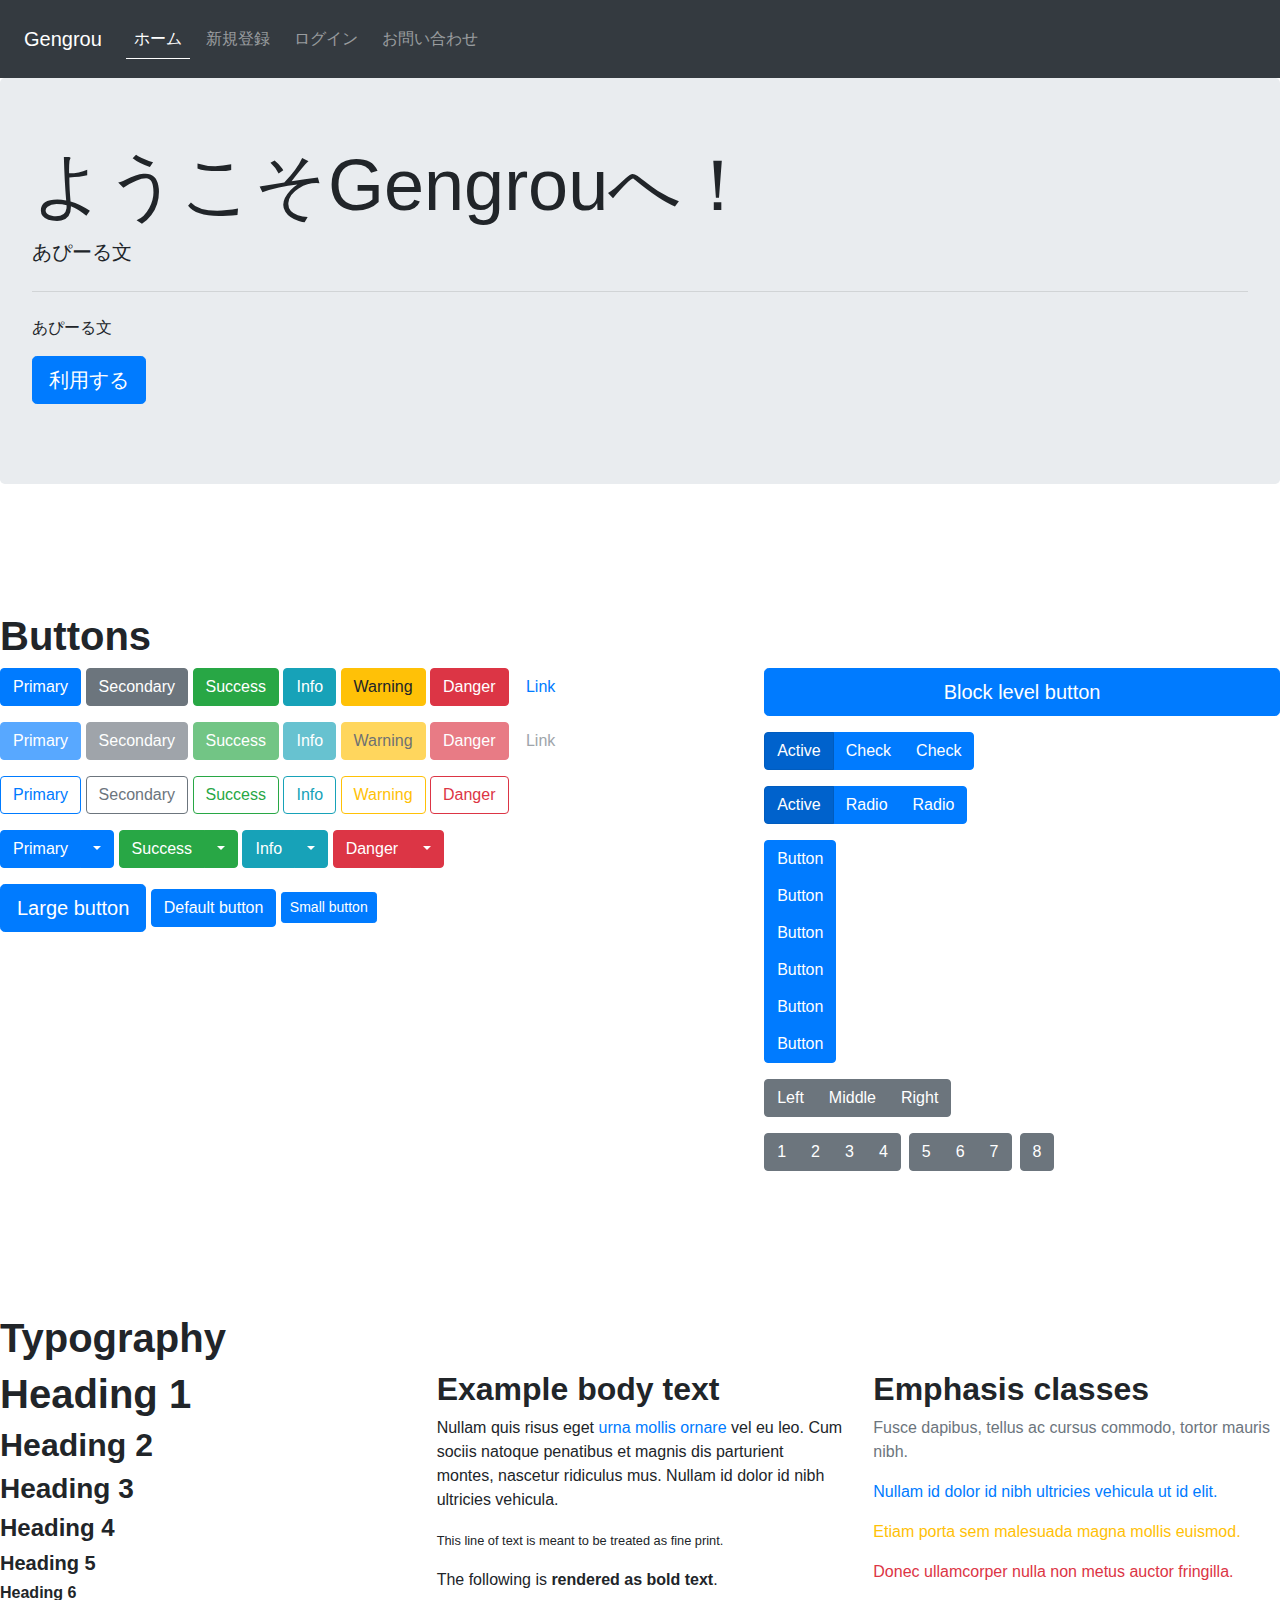
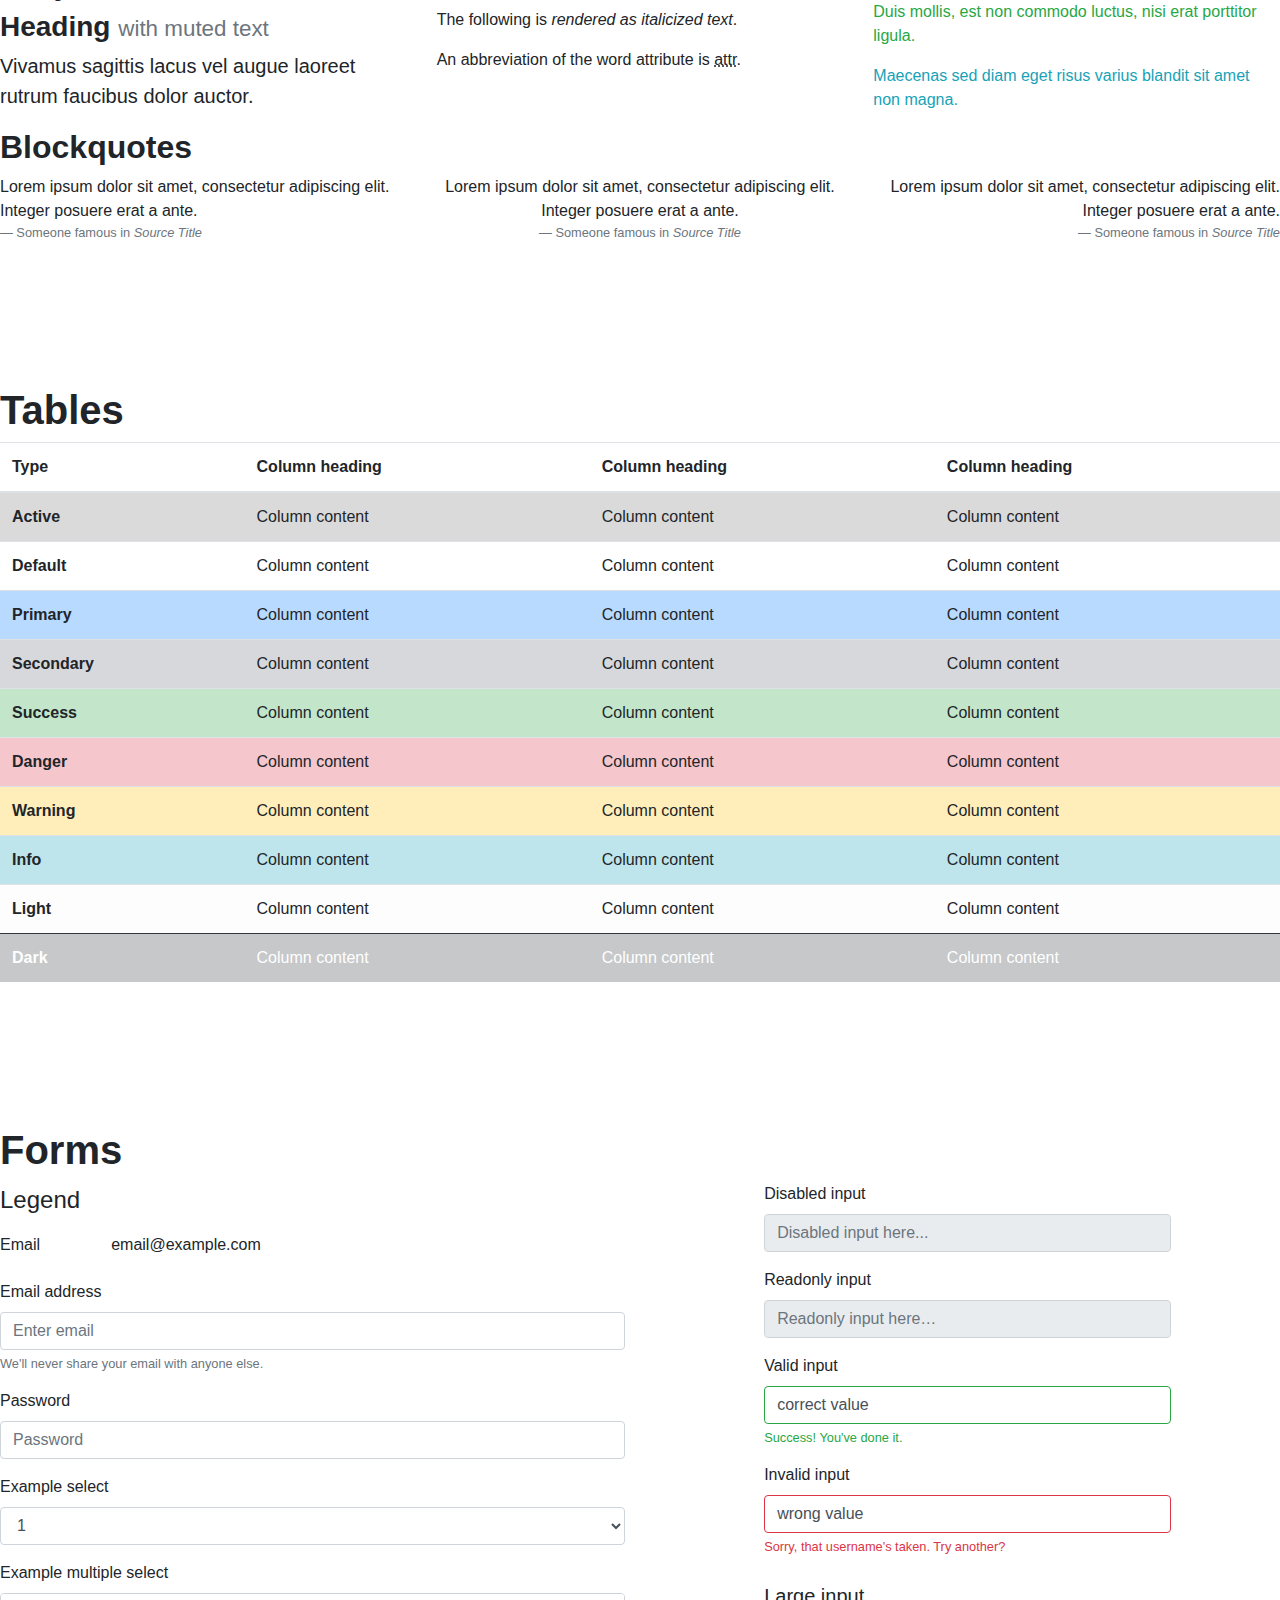
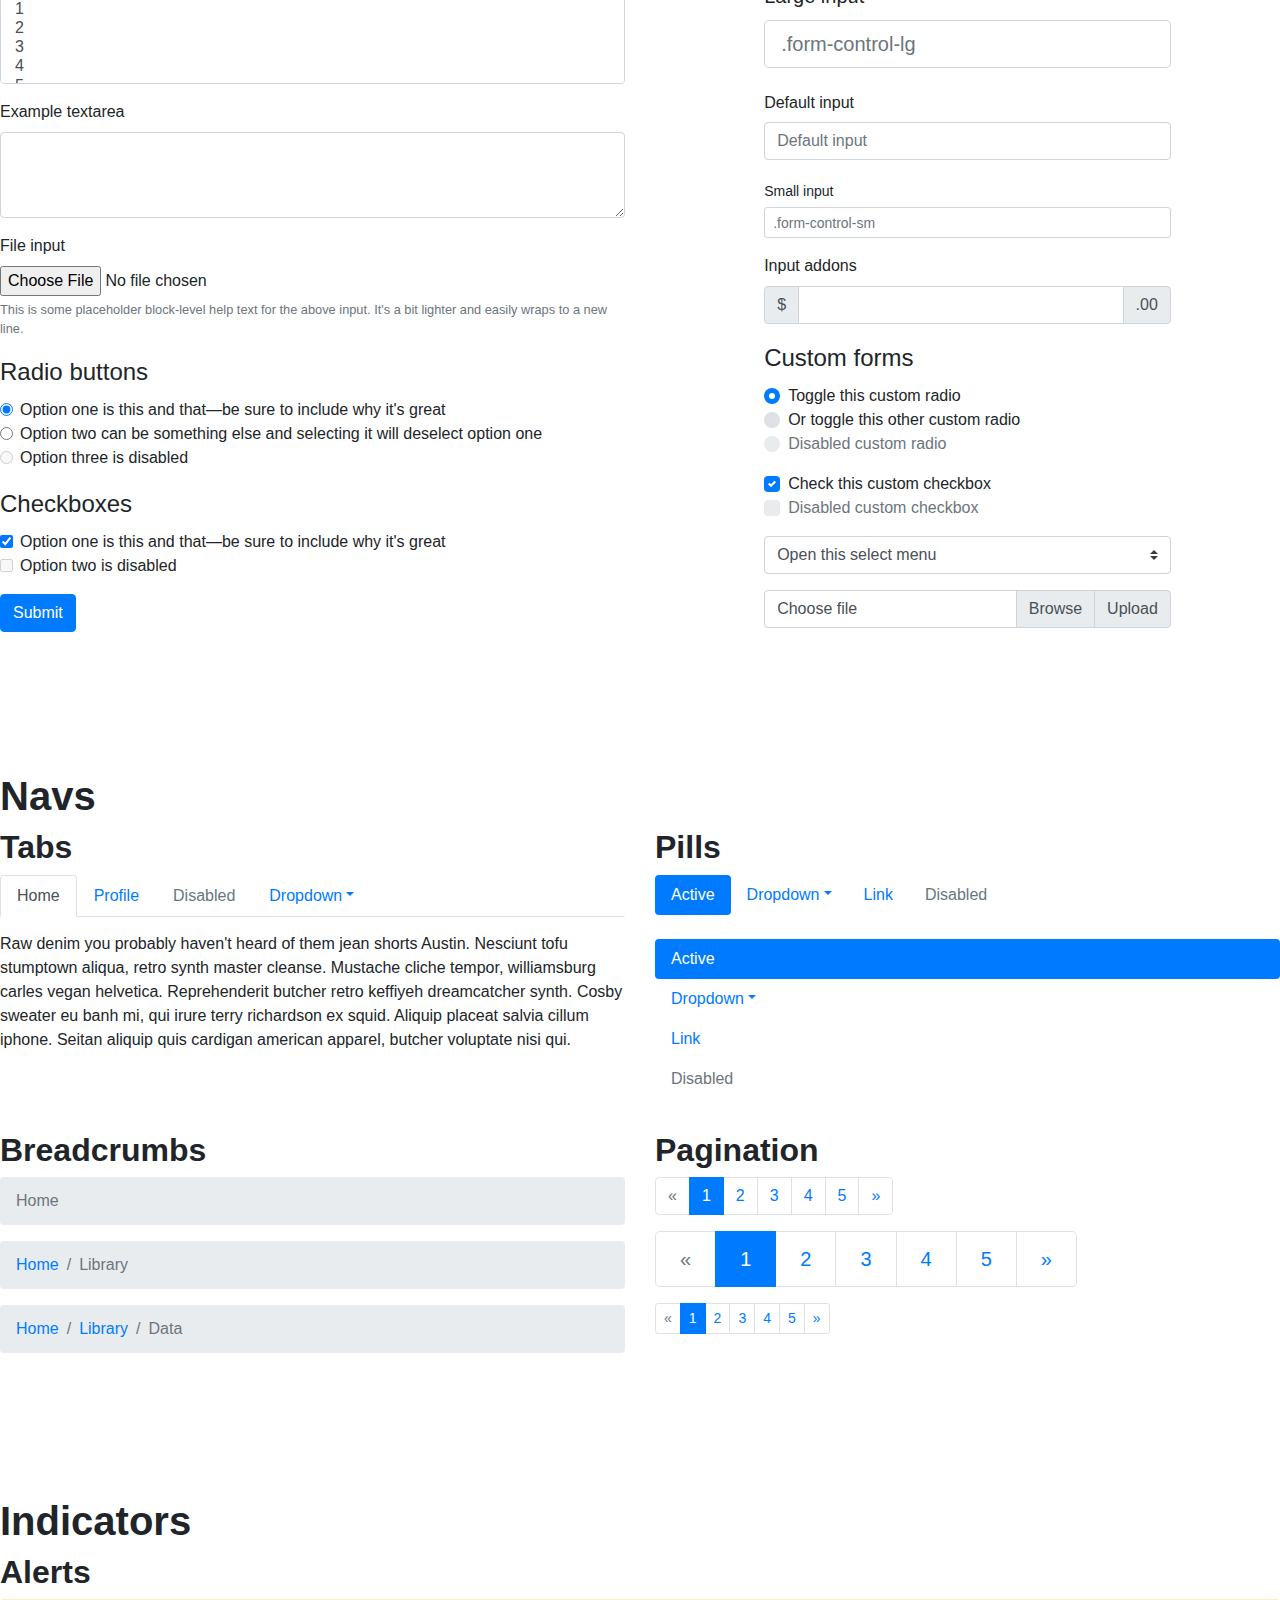
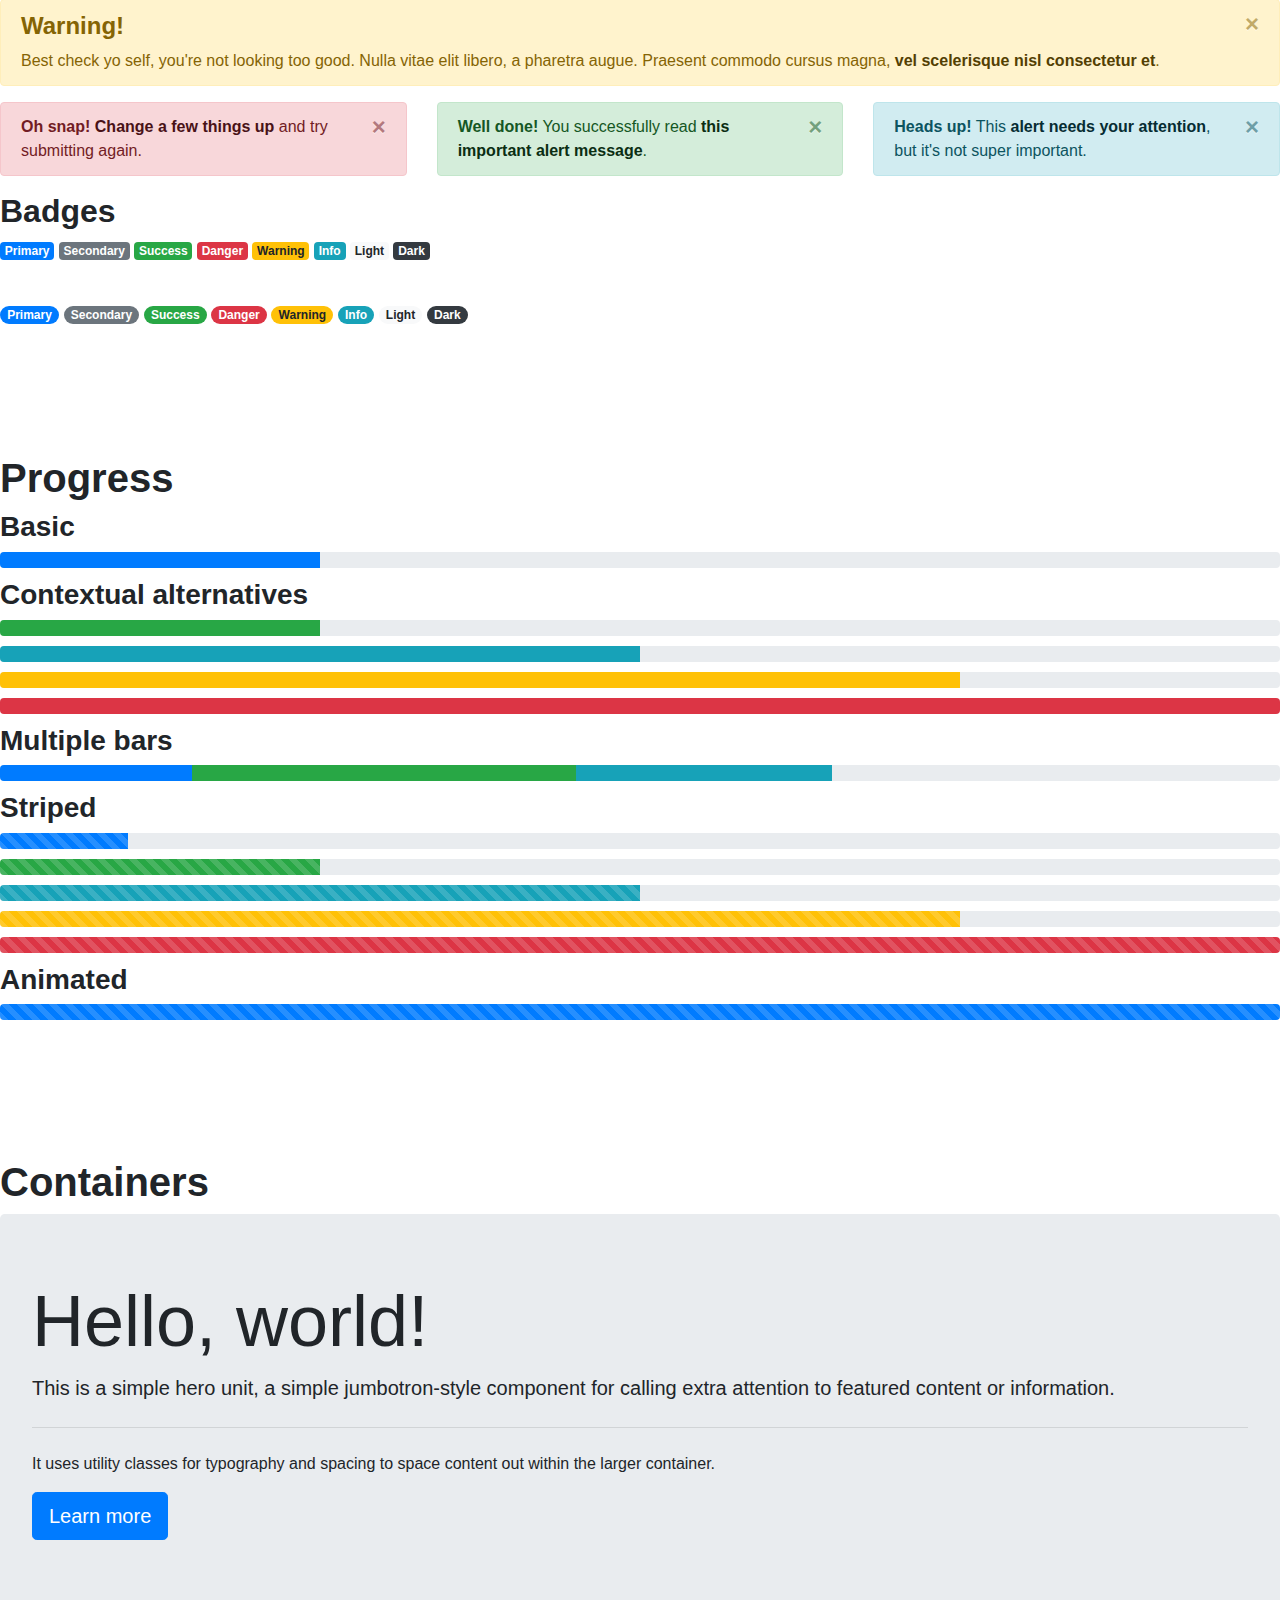
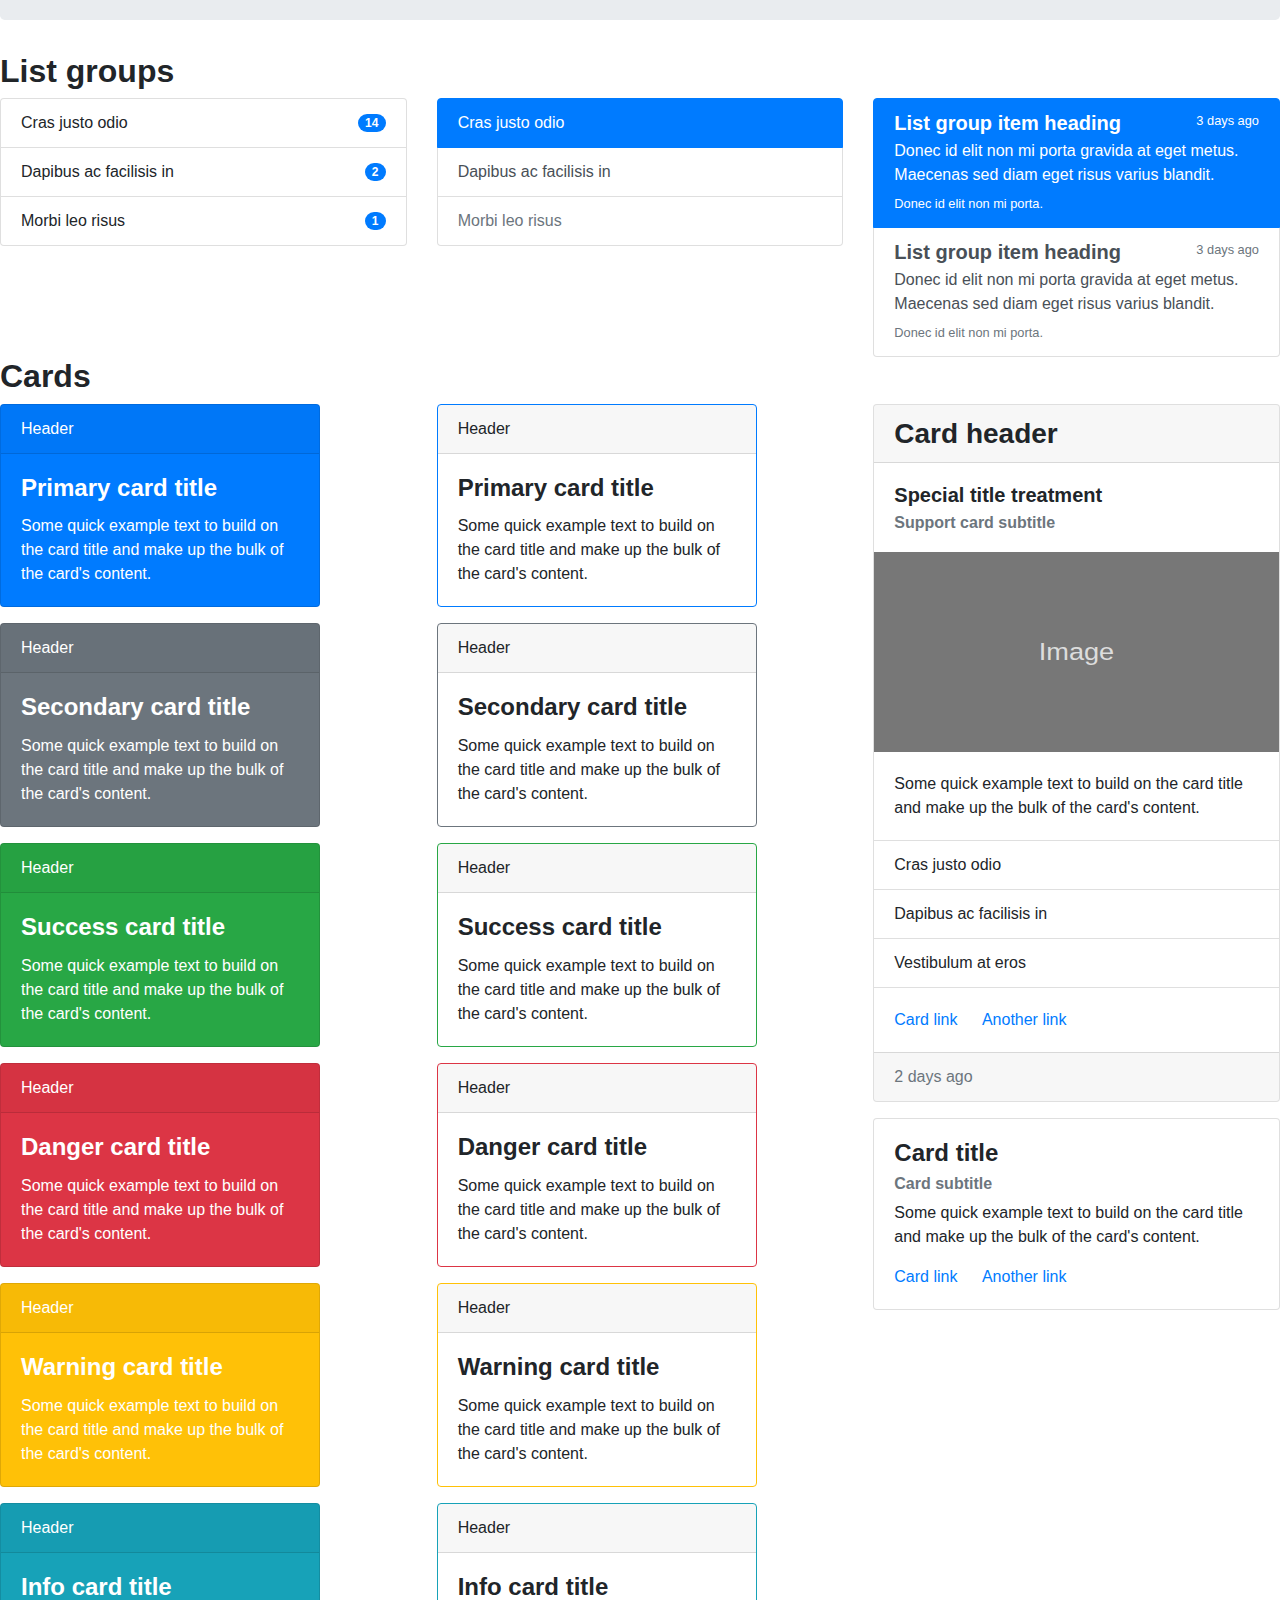
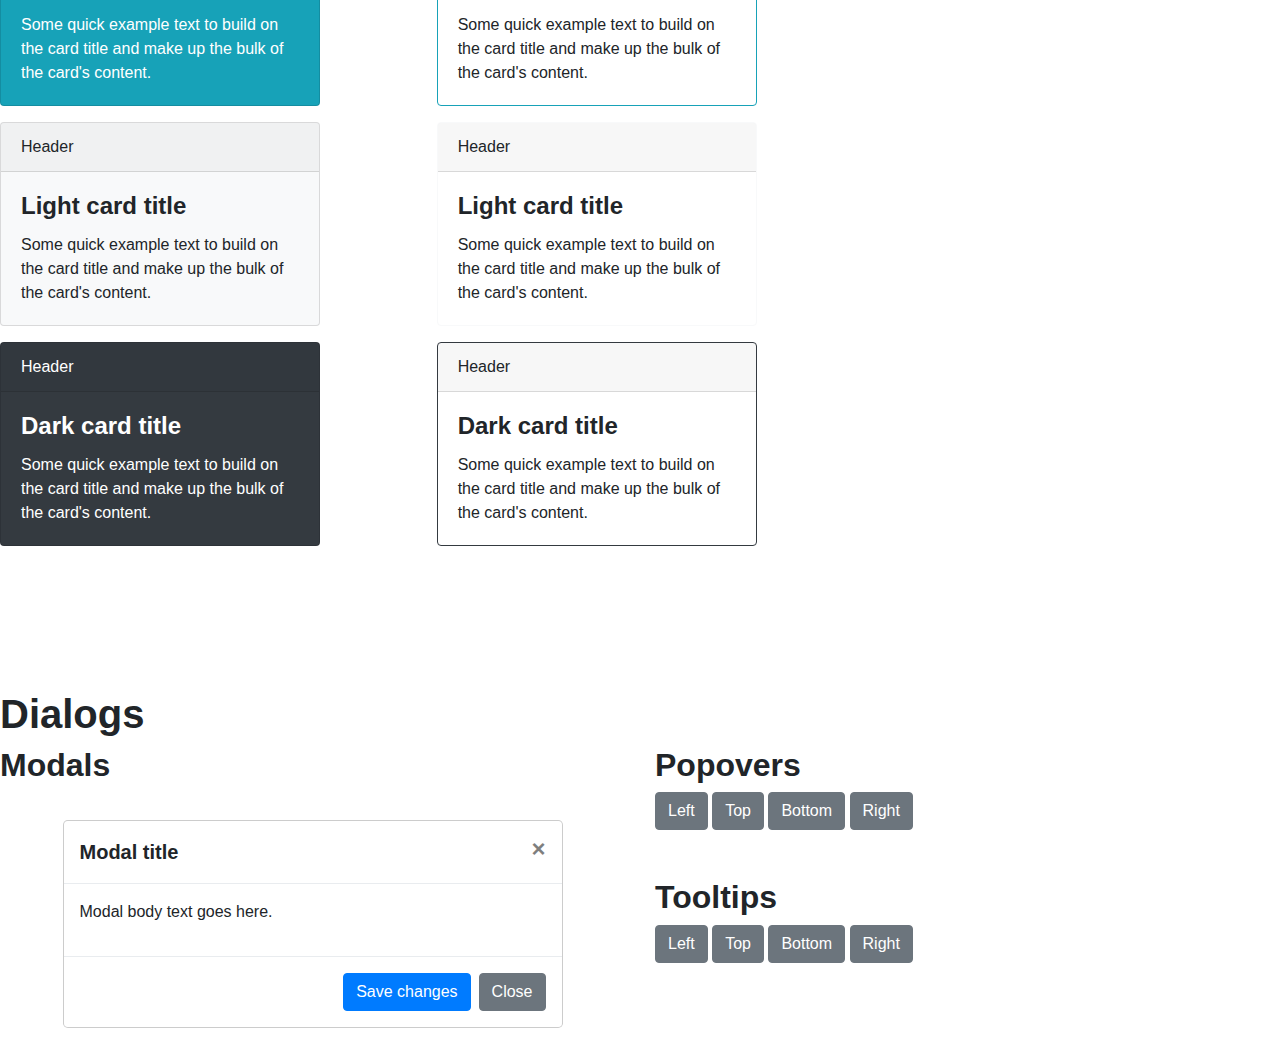
<file: honoka/bootstrap.html>
﻿<!DOCTYPE html>
<html>
<head>
  <meta charset="UTF-8">
  <meta name="viewport" content="width=device-width, initial-scale=1, shrink-to-fit=no">

  <title>Gengrou</title>

  <link rel="stylesheet" type="text/css" href="css/bootstrap.css">
  <style type="text/css">
  .bs-component + .bs-component {
    margin-top: 1rem;
  }
  @media (min-width: 768px) {
    .bs-docs-section {
      margin-top: 8em;
    }
    .bs-component {
      position: relative;
    }
    .bs-component .modal {
      position: relative;
      top: auto;
      right: auto;
      bottom: auto;
      left: auto;
      z-index: 1;
      display: block;
    }
    .bs-component .modal-dialog {
      width: 90%;
    }
    .bs-component .popover {
      position: relative;
      display: inline-block;
      width: 220px;
      margin: 20px;
    }
    .nav-tabs {
      margin-bottom: 15px;
    }
    .progress {
      margin-bottom: 10px;
    }
  }
  </style>
</head>
<body>
    <header>
        <div class="page-header">
        </div>
        <div class="bs-component">
            <nav class="navbar navbar-expand-lg navbar-dark bg-dark">
                <a class="navbar-brand" href="#">Gengrou</a>
                <button class="navbar-toggler" type="button" data-toggle="collapse" data-target="#navbarColor02" aria-controls="navbarColor02" aria-expanded="false" aria-label="Toggle navigation">
                    <span class="navbar-toggler-icon"></span>
                </button>
                <div class="collapse navbar-collapse" id="navbarColor02">
                    <ul class="navbar-nav mr-auto">
                        <li class="nav-item active">
                            <a class="nav-link" href="bootstrap.html">ホーム <span class="sr-only">(current)</span></a>
                        </li>
                        <li class="nav-item">
                            <a class="nav-link" href="login.html">新規登録</a>
                        </li>
                        <li class="nav-item">
                            <a class="nav-link" href="login2.html">ログイン</a>
                        </li>
                        <li class="nav-item">
                            <a class="nav-link" href="#">お問い合わせ</a>
                        </li>
                    </ul>
        </div>
        </nav>
        </div>
    </header>
            </div>
            <div class="bs-component">
                <div class="jumbotron">
                    <h1 class="display-3">ようこそGengrouへ！</h1>
                    <p class="lead">あぴーる文</p>
                    <hr class="my-4">
                    <p>あぴーる文</p>
                    <p class="lead">
                        <a class="btn btn-primary btn-lg" href="#" role="button">利用する</a>
                    </p>
                </div>
            </div>
        </div>



    <!-- Buttons
    ================================================== -->
    <section class="bs-docs-section">
        <div class="page-header">
            <div class="row">
                <div class="col-lg-12">
                    <h1 id="buttons">Buttons</h1>
                </div>
            </div>
        </div>
        <div class="row">
            <div class="col-lg-7">
                <p class="bs-component">
                    <button type="button" class="btn btn-primary">Primary</button>
                    <button type="button" class="btn btn-secondary">Secondary</button>
                    <button type="button" class="btn btn-success">Success</button>
                    <button type="button" class="btn btn-info">Info</button>
                    <button type="button" class="btn btn-warning">Warning</button>
                    <button type="button" class="btn btn-danger">Danger</button>
                    <button type="button" class="btn btn-link">Link</button>
                </p>
                <p class="bs-component">
                    <button type="button" class="btn btn-primary disabled">Primary</button>
                    <button type="button" class="btn btn-secondary disabled">Secondary</button>
                    <button type="button" class="btn btn-success disabled">Success</button>
                    <button type="button" class="btn btn-info disabled">Info</button>
                    <button type="button" class="btn btn-warning disabled">Warning</button>
                    <button type="button" class="btn btn-danger disabled">Danger</button>
                    <button type="button" class="btn btn-link disabled">Link</button>
                </p>
                <p class="bs-component">
                    <button type="button" class="btn btn-outline-primary">Primary</button>
                    <button type="button" class="btn btn-outline-secondary">Secondary</button>
                    <button type="button" class="btn btn-outline-success">Success</button>
                    <button type="button" class="btn btn-outline-info">Info</button>
                    <button type="button" class="btn btn-outline-warning">Warning</button>
                    <button type="button" class="btn btn-outline-danger">Danger</button>
                </p>
                <div class="bs-component">
                    <div class="btn-group" role="group" aria-label="Button group with nested dropdown">
                        <button type="button" class="btn btn-primary">Primary</button>
                        <div class="btn-group" role="group">
                            <button id="btnGroupDrop1" type="button" class="btn btn-primary dropdown-toggle" data-toggle="dropdown" aria-haspopup="true" aria-expanded="false"></button>
                            <div class="dropdown-menu" aria-labelledby="btnGroupDrop1">
                                <a class="dropdown-item" href="#">Dropdown link</a>
                                <a class="dropdown-item" href="#">Dropdown link</a>
                            </div>
                        </div>
                    </div>
                    <div class="btn-group" role="group" aria-label="Button group with nested dropdown">
                        <button type="button" class="btn btn-success">Success</button>
                        <div class="btn-group" role="group">
                            <button id="btnGroupDrop2" type="button" class="btn btn-success dropdown-toggle" data-toggle="dropdown" aria-haspopup="true" aria-expanded="false"></button>
                            <div class="dropdown-menu" aria-labelledby="btnGroupDrop2">
                                <a class="dropdown-item" href="#">Dropdown link</a>
                                <a class="dropdown-item" href="#">Dropdown link</a>
                            </div>
                        </div>
                    </div>
                    <div class="btn-group" role="group" aria-label="Button group with nested dropdown">
                        <button type="button" class="btn btn-info">Info</button>
                        <div class="btn-group" role="group">
                            <button id="btnGroupDrop3" type="button" class="btn btn-info dropdown-toggle" data-toggle="dropdown" aria-haspopup="true" aria-expanded="false"></button>
                            <div class="dropdown-menu" aria-labelledby="btnGroupDrop3">
                                <a class="dropdown-item" href="#">Dropdown link</a>
                                <a class="dropdown-item" href="#">Dropdown link</a>
                            </div>
                        </div>
                    </div>
                    <div class="btn-group" role="group" aria-label="Button group with nested dropdown">
                        <button type="button" class="btn btn-danger">Danger</button>
                        <div class="btn-group" role="group">
                            <button id="btnGroupDrop4" type="button" class="btn btn-danger dropdown-toggle" data-toggle="dropdown" aria-haspopup="true" aria-expanded="false"></button>
                            <div class="dropdown-menu" aria-labelledby="btnGroupDrop4">
                                <a class="dropdown-item" href="#">Dropdown link</a>
                                <a class="dropdown-item" href="#">Dropdown link</a>
                            </div>
                        </div>
                    </div>
                </div>
                <div class="bs-component">
                    <button type="button" class="btn btn-primary btn-lg">Large button</button>
                    <button type="button" class="btn btn-primary">Default button</button>
                    <button type="button" class="btn btn-primary btn-sm">Small button</button>
                </div>
            </div>
            <div class="col-lg-5">
                <p class="bs-component">
                    <button type="button" class="btn btn-primary btn-lg btn-block">Block level button</button>
                </p>
                <div class="bs-component" style="margin-bottom: 15px;">
                    <div class="btn-group btn-group-toggle" data-toggle="buttons">
                        <label class="btn btn-primary active">
                            <input type="checkbox" checked autocomplete="off"> Active
                        </label>
                        <label class="btn btn-primary">
                            <input type="checkbox" autocomplete="off"> Check
                        </label>
                        <label class="btn btn-primary">
                            <input type="checkbox" autocomplete="off"> Check
                        </label>
                    </div>
                </div>
                <div class="bs-component" style="margin-bottom: 15px;">
                    <div class="btn-group btn-group-toggle" data-toggle="buttons">
                        <label class="btn btn-primary active">
                            <input type="radio" name="options" id="option1" autocomplete="off" checked> Active
                        </label>
                        <label class="btn btn-primary">
                            <input type="radio" name="options" id="option2" autocomplete="off"> Radio
                        </label>
                        <label class="btn btn-primary">
                            <input type="radio" name="options" id="option3" autocomplete="off"> Radio
                        </label>
                    </div>
                </div>
                <div class="bs-component">
                    <div class="btn-group-vertical" data-toggle="buttons">
                        <button type="button" class="btn btn-primary">Button</button>
                        <button type="button" class="btn btn-primary">Button</button>
                        <button type="button" class="btn btn-primary">Button</button>
                        <button type="button" class="btn btn-primary">Button</button>
                        <button type="button" class="btn btn-primary">Button</button>
                        <button type="button" class="btn btn-primary">Button</button>
                    </div>
                </div>
                <div class="bs-component" style="margin-bottom: 15px;">
                    <div class="btn-group" role="group" aria-label="Basic example">
                        <button type="button" class="btn btn-secondary">Left</button>
                        <button type="button" class="btn btn-secondary">Middle</button>
                        <button type="button" class="btn btn-secondary">Right</button>
                    </div>
                </div>
                <div class="bs-component" style="margin-bottom: 15px;">
                    <div class="btn-toolbar" role="toolbar" aria-label="Toolbar with button groups">
                        <div class="btn-group mr-2" role="group" aria-label="First group">
                            <button type="button" class="btn btn-secondary">1</button>
                            <button type="button" class="btn btn-secondary">2</button>
                            <button type="button" class="btn btn-secondary">3</button>
                            <button type="button" class="btn btn-secondary">4</button>
                        </div>
                        <div class="btn-group mr-2" role="group" aria-label="Second group">
                            <button type="button" class="btn btn-secondary">5</button>
                            <button type="button" class="btn btn-secondary">6</button>
                            <button type="button" class="btn btn-secondary">7</button>
                        </div>
                        <div class="btn-group" role="group" aria-label="Third group">
                            <button type="button" class="btn btn-secondary">8</button>
                        </div>
                    </div>
                </div>
            </div>
        </div>
    </section>
    <!-- Typography
    ================================================== -->
    <section class="bs-docs-section">
        <div class="row">
            <div class="col-lg-12">
                <div class="page-header">
                    <h1 id="typography">Typography</h1>
                </div>
            </div>
        </div>
        <!-- Headings -->
        <div class="row">
            <div class="col-lg-4">
                <div class="bs-component">
                    <h1>Heading 1</h1>
                    <h2>Heading 2</h2>
                    <h3>Heading 3</h3>
                    <h4>Heading 4</h4>
                    <h5>Heading 5</h5>
                    <h6>Heading 6</h6>
                    <h3>
                        Heading
                        <small class="text-muted">with muted text</small>
                    </h3>
                    <p class="lead">Vivamus sagittis lacus vel augue laoreet rutrum faucibus dolor auctor.</p>
                </div>
            </div>
            <div class="col-lg-4">
                <div class="bs-component">
                    <h2>Example body text</h2>
                    <p>Nullam quis risus eget <a href="#">urna mollis ornare</a> vel eu leo. Cum sociis natoque penatibus et magnis dis parturient montes, nascetur ridiculus mus. Nullam id dolor id nibh ultricies vehicula.</p>
                    <p><small>This line of text is meant to be treated as fine print.</small></p>
                    <p>The following is <strong>rendered as bold text</strong>.</p>
                    <p>The following is <em>rendered as italicized text</em>.</p>
                    <p>An abbreviation of the word attribute is <abbr title="attribute">attr</abbr>.</p>
                </div>
            </div>
            <div class="col-lg-4">
                <div class="bs-component">
                    <h2>Emphasis classes</h2>
                    <p class="text-muted">Fusce dapibus, tellus ac cursus commodo, tortor mauris nibh.</p>
                    <p class="text-primary">Nullam id dolor id nibh ultricies vehicula ut id elit.</p>
                    <p class="text-warning">Etiam porta sem malesuada magna mollis euismod.</p>
                    <p class="text-danger">Donec ullamcorper nulla non metus auctor fringilla.</p>
                    <p class="text-success">Duis mollis, est non commodo luctus, nisi erat porttitor ligula.</p>
                    <p class="text-info">Maecenas sed diam eget risus varius blandit sit amet non magna.</p>
                </div>
            </div>
        </div>
        <!-- Blockquotes -->
        <div class="row">
            <div class="col-lg-12">
                <h2 id="type-blockquotes">Blockquotes</h2>
            </div>
        </div>
        <div class="row">
            <div class="col-lg-4">
                <div class="bs-component">
                    <blockquote class="blockquote">
                        <p class="mb-0">Lorem ipsum dolor sit amet, consectetur adipiscing elit. Integer posuere erat a ante.</p>
                        <footer class="blockquote-footer">Someone famous in <cite title="Source Title">Source Title</cite></footer>
                    </blockquote>
                </div>
            </div>
            <div class="col-lg-4">
                <div class="bs-component">
                    <blockquote class="blockquote text-center">
                        <p class="mb-0">Lorem ipsum dolor sit amet, consectetur adipiscing elit. Integer posuere erat a ante.</p>
                        <footer class="blockquote-footer">Someone famous in <cite title="Source Title">Source Title</cite></footer>
                    </blockquote>
                </div>
            </div>
            <div class="col-lg-4">
                <div class="bs-component">
                    <blockquote class="blockquote text-right">
                        <p class="mb-0">Lorem ipsum dolor sit amet, consectetur adipiscing elit. Integer posuere erat a ante.</p>
                        <footer class="blockquote-footer">Someone famous in <cite title="Source Title">Source Title</cite></footer>
                    </blockquote>
                </div>
            </div>
        </div>
    </section>
    <!-- Tables
    ================================================== -->
    <section class="bs-docs-section">
        <div class="row">
            <div class="col-lg-12">
                <div class="page-header">
                    <h1 id="tables">Tables</h1>
                </div>
                <div class="bs-component">
                    <table class="table table-hover">
                        <thead>
                            <tr>
                                <th scope="col">Type</th>
                                <th scope="col">Column heading</th>
                                <th scope="col">Column heading</th>
                                <th scope="col">Column heading</th>
                            </tr>
                        </thead>
                        <tbody>
                            <tr class="table-active">
                                <th scope="row">Active</th>
                                <td>Column content</td>
                                <td>Column content</td>
                                <td>Column content</td>
                            </tr>
                            <tr>
                                <th scope="row">Default</th>
                                <td>Column content</td>
                                <td>Column content</td>
                                <td>Column content</td>
                            </tr>
                            <tr class="table-primary">
                                <th scope="row">Primary</th>
                                <td>Column content</td>
                                <td>Column content</td>
                                <td>Column content</td>
                            </tr>
                            <tr class="table-secondary">
                                <th scope="row">Secondary</th>
                                <td>Column content</td>
                                <td>Column content</td>
                                <td>Column content</td>
                            </tr>
                            <tr class="table-success">
                                <th scope="row">Success</th>
                                <td>Column content</td>
                                <td>Column content</td>
                                <td>Column content</td>
                            </tr>
                            <tr class="table-danger">
                                <th scope="row">Danger</th>
                                <td>Column content</td>
                                <td>Column content</td>
                                <td>Column content</td>
                            </tr>
                            <tr class="table-warning">
                                <th scope="row">Warning</th>
                                <td>Column content</td>
                                <td>Column content</td>
                                <td>Column content</td>
                            </tr>
                            <tr class="table-info">
                                <th scope="row">Info</th>
                                <td>Column content</td>
                                <td>Column content</td>
                                <td>Column content</td>
                            </tr>
                            <tr class="table-light">
                                <th scope="row">Light</th>
                                <td>Column content</td>
                                <td>Column content</td>
                                <td>Column content</td>
                            </tr>
                            <tr class="table-dark">
                                <th scope="row">Dark</th>
                                <td>Column content</td>
                                <td>Column content</td>
                                <td>Column content</td>
                            </tr>
                        </tbody>
                    </table>
                </div><!-- /example -->
            </div>
        </div>
    </section>
    <!-- Forms
    ================================================== -->
    <section class="bs-docs-section">
        <div class="row">
            <div class="col-lg-12">
                <div class="page-header">
                    <h1 id="forms">Forms</h1>
                </div>
            </div>
        </div>
        <div class="row">
            <div class="col-lg-6">
                <div class="bs-component">
                    <form>
                        <fieldset>
                            <legend>Legend</legend>
                            <div class="form-group row">
                                <label for="staticEmail" class="col-sm-2 col-form-label">Email</label>
                                <div class="col-sm-10">
                                    <input type="text" readonly class="form-control-plaintext" id="staticEmail" value="email@example.com">
                                </div>
                            </div>
                            <div class="form-group">
                                <label for="exampleInputEmail1">Email address</label>
                                <input type="email" class="form-control" id="exampleInputEmail1" aria-describedby="emailHelp" placeholder="Enter email">
                                <small id="emailHelp" class="form-text text-muted">We'll never share your email with anyone else.</small>
                            </div>
                            <div class="form-group">
                                <label for="exampleInputPassword1">Password</label>
                                <input type="password" class="form-control" id="exampleInputPassword1" placeholder="Password">
                            </div>
                            <div class="form-group">
                                <label for="exampleSelect1">Example select</label>
                                <select class="form-control" id="exampleSelect1">
                                    <option>1</option>
                                    <option>2</option>
                                    <option>3</option>
                                    <option>4</option>
                                    <option>5</option>
                                </select>
                            </div>
                            <div class="form-group">
                                <label for="exampleSelect2">Example multiple select</label>
                                <select multiple class="form-control" id="exampleSelect2">
                                    <option>1</option>
                                    <option>2</option>
                                    <option>3</option>
                                    <option>4</option>
                                    <option>5</option>
                                </select>
                            </div>
                            <div class="form-group">
                                <label for="exampleTextarea">Example textarea</label>
                                <textarea class="form-control" id="exampleTextarea" rows="3"></textarea>
                            </div>
                            <div class="form-group">
                                <label for="exampleInputFile">File input</label>
                                <input type="file" class="form-control-file" id="exampleInputFile" aria-describedby="fileHelp">
                                <small id="fileHelp" class="form-text text-muted">This is some placeholder block-level help text for the above input. It's a bit lighter and easily wraps to a new line.</small>
                            </div>
                            <fieldset class="form-group">
                                <legend>Radio buttons</legend>
                                <div class="form-check">
                                    <label class="form-check-label">
                                        <input type="radio" class="form-check-input" name="optionsRadios" id="optionsRadios1" value="option1" checked>
                                        Option one is this and that&mdash;be sure to include why it's great
                                    </label>
                                </div>
                                <div class="form-check">
                                    <label class="form-check-label">
                                        <input type="radio" class="form-check-input" name="optionsRadios" id="optionsRadios2" value="option2">
                                        Option two can be something else and selecting it will deselect option one
                                    </label>
                                </div>
                                <div class="form-check disabled">
                                    <label class="form-check-label">
                                        <input type="radio" class="form-check-input" name="optionsRadios" id="optionsRadios3" value="option3" disabled>
                                        Option three is disabled
                                    </label>
                                </div>
                            </fieldset>
                            <fieldset class="form-group">
                                <legend>Checkboxes</legend>
                                <div class="form-check">
                                    <label class="form-check-label">
                                        <input class="form-check-input" type="checkbox" value="" checked>
                                        Option one is this and that&mdash;be sure to include why it's great
                                    </label>
                                </div>
                                <div class="form-check disabled">
                                    <label class="form-check-label">
                                        <input class="form-check-input" type="checkbox" value="" disabled>
                                        Option two is disabled
                                    </label>
                                </div>
                            </fieldset>
                            <button type="submit" class="btn btn-primary">Submit</button>
                        </fieldset>
                    </form>
                </div>
            </div>
            <div class="col-lg-4 offset-lg-1">
                <form class="bs-component">
                    <div class="form-group">
                        <fieldset disabled>
                            <label class="control-label" for="disabledInput">Disabled input</label>
                            <input class="form-control" id="disabledInput" type="text" placeholder="Disabled input here..." disabled="">
                        </fieldset>
                    </div>
                    <div class="form-group">
                        <fieldset>
                            <label class="control-label" for="readOnlyInput">Readonly input</label>
                            <input class="form-control" id="readOnlyInput" type="text" placeholder="Readonly input here…" readonly>
                        </fieldset>
                    </div>
                    <div class="form-group has-success">
                        <label class="form-control-label" for="inputSuccess1">Valid input</label>
                        <input type="text" value="correct value" class="form-control is-valid" id="inputValid">
                        <div class="valid-feedback">Success! You've done it.</div>
                    </div>
                    <div class="form-group has-danger">
                        <label class="form-control-label" for="inputDanger1">Invalid input</label>
                        <input type="text" value="wrong value" class="form-control is-invalid" id="inputInvalid">
                        <div class="invalid-feedback">Sorry, that username's taken. Try another?</div>
                    </div>
                    <div class="form-group">
                        <label class="col-form-label col-form-label-lg" for="inputLarge">Large input</label>
                        <input class="form-control form-control-lg" type="text" placeholder=".form-control-lg" id="inputLarge">
                    </div>
                    <div class="form-group">
                        <label class="col-form-label" for="inputDefault">Default input</label>
                        <input type="text" class="form-control" placeholder="Default input" id="inputDefault">
                    </div>
                    <div class="form-group">
                        <label class="col-form-label col-form-label-sm" for="inputSmall">Small input</label>
                        <input class="form-control form-control-sm" type="text" placeholder=".form-control-sm" id="inputSmall">
                    </div>
                    <div class="form-group">
                        <label class="control-label">Input addons</label>
                        <div class="form-group">
                            <div class="input-group mb-3">
                                <div class="input-group-prepend">
                                    <span class="input-group-text">$</span>
                                </div>
                                <input type="text" class="form-control" aria-label="Amount (to the nearest dollar)">
                                <div class="input-group-append">
                                    <span class="input-group-text">.00</span>
                                </div>
                            </div>
                        </div>
                    </div>
                </form>
                <div class="bs-component">
                    <fieldset>
                        <legend>Custom forms</legend>
                        <div class="form-group">
                            <div class="custom-control custom-radio">
                                <input type="radio" id="customRadio1" name="customRadio" class="custom-control-input" checked>
                                <label class="custom-control-label" for="customRadio1">Toggle this custom radio</label>
                            </div>
                            <div class="custom-control custom-radio">
                                <input type="radio" id="customRadio2" name="customRadio" class="custom-control-input">
                                <label class="custom-control-label" for="customRadio2">Or toggle this other custom radio</label>
                            </div>
                            <div class="custom-control custom-radio">
                                <input type="radio" id="customRadio3" name="customRadio" class="custom-control-input" disabled>
                                <label class="custom-control-label" for="customRadio3">Disabled custom radio</label>
                            </div>
                        </div>
                        <div class="form-group">
                            <div class="custom-control custom-checkbox">
                                <input type="checkbox" class="custom-control-input" id="customCheck1" checked>
                                <label class="custom-control-label" for="customCheck1">Check this custom checkbox</label>
                            </div>
                            <div class="custom-control custom-checkbox">
                                <input type="checkbox" class="custom-control-input" id="customCheck2" disabled>
                                <label class="custom-control-label" for="customCheck2">Disabled custom checkbox</label>
                            </div>
                        </div>
                        <div class="form-group">
                            <select class="custom-select">
                                <option selected>Open this select menu</option>
                                <option value="1">One</option>
                                <option value="2">Two</option>
                                <option value="3">Three</option>
                            </select>
                        </div>
                        <div class="form-group">
                            <div class="input-group mb-3">
                                <div class="custom-file">
                                    <input type="file" class="custom-file-input" id="inputGroupFile02">
                                    <label class="custom-file-label" for="inputGroupFile02">Choose file</label>
                                </div>
                                <div class="input-group-append">
                                    <span class="input-group-text" id="">Upload</span>
                                </div>
                            </div>
                        </div>
                    </fieldset>
                </div>
            </div>
        </div>
    </section>
    <!-- Navs
    ================================================== -->
    <section class="bs-docs-section">
        <div class="row">
            <div class="col-lg-12">
                <div class="page-header">
                    <h1 id="navs">Navs</h1>
                </div>
            </div>
        </div>
        <div class="row" style="margin-bottom: 2rem;">
            <div class="col-lg-6">
                <h2 id="nav-tabs">Tabs</h2>
                <div class="bs-component">
                    <ul class="nav nav-tabs">
                        <li class="nav-item">
                            <a class="nav-link active" data-toggle="tab" href="#home">Home</a>
                        </li>
                        <li class="nav-item">
                            <a class="nav-link" data-toggle="tab" href="#profile">Profile</a>
                        </li>
                        <li class="nav-item">
                            <a class="nav-link disabled" href="#">Disabled</a>
                        </li>
                        <li class="nav-item dropdown">
                            <a class="nav-link dropdown-toggle" data-toggle="dropdown" href="#" role="button" aria-haspopup="true" aria-expanded="false">Dropdown</a>
                            <div class="dropdown-menu">
                                <a class="dropdown-item" href="#">Action</a>
                                <a class="dropdown-item" href="#">Another action</a>
                                <a class="dropdown-item" href="#">Something else here</a>
                                <div class="dropdown-divider"></div>
                                <a class="dropdown-item" href="#">Separated link</a>
                            </div>
                        </li>
                    </ul>
                    <div id="myTabContent" class="tab-content">
                        <div class="tab-pane fade show active" id="home">
                            <p>Raw denim you probably haven't heard of them jean shorts Austin. Nesciunt tofu stumptown aliqua, retro synth master cleanse. Mustache cliche tempor, williamsburg carles vegan helvetica. Reprehenderit butcher retro keffiyeh dreamcatcher synth. Cosby sweater eu banh mi, qui irure terry richardson ex squid. Aliquip placeat salvia cillum iphone. Seitan aliquip quis cardigan american apparel, butcher voluptate nisi qui.</p>
                        </div>
                        <div class="tab-pane fade" id="profile">
                            <p>Food truck fixie locavore, accusamus mcsweeney's marfa nulla single-origin coffee squid. Exercitation +1 labore velit, blog sartorial PBR leggings next level wes anderson artisan four loko farm-to-table craft beer twee. Qui photo booth letterpress, commodo enim craft beer mlkshk aliquip jean shorts ullamco ad vinyl cillum PBR. Homo nostrud organic, assumenda labore aesthetic magna delectus mollit.</p>
                        </div>
                        <div class="tab-pane fade" id="dropdown1">
                            <p>Etsy mixtape wayfarers, ethical wes anderson tofu before they sold out mcsweeney's organic lomo retro fanny pack lo-fi farm-to-table readymade. Messenger bag gentrify pitchfork tattooed craft beer, iphone skateboard locavore carles etsy salvia banksy hoodie helvetica. DIY synth PBR banksy irony. Leggings gentrify squid 8-bit cred pitchfork.</p>
                        </div>
                        <div class="tab-pane fade" id="dropdown2">
                            <p>Trust fund seitan letterpress, keytar raw denim keffiyeh etsy art party before they sold out master cleanse gluten-free squid scenester freegan cosby sweater. Fanny pack portland seitan DIY, art party locavore wolf cliche high life echo park Austin. Cred vinyl keffiyeh DIY salvia PBR, banh mi before they sold out farm-to-table VHS viral locavore cosby sweater.</p>
                        </div>
                    </div>
                </div>
            </div>
            <div class="col-lg-6">
                <h2 id="nav-pills">Pills</h2>
                <div class="bs-component">
                    <ul class="nav nav-pills">
                        <li class="nav-item">
                            <a class="nav-link active" href="#">Active</a>
                        </li>
                        <li class="nav-item dropdown">
                            <a class="nav-link dropdown-toggle" data-toggle="dropdown" href="#" role="button" aria-haspopup="true" aria-expanded="false">Dropdown</a>
                            <div class="dropdown-menu">
                                <a class="dropdown-item" href="#">Action</a>
                                <a class="dropdown-item" href="#">Another action</a>
                                <a class="dropdown-item" href="#">Something else here</a>
                                <div class="dropdown-divider"></div>
                                <a class="dropdown-item" href="#">Separated link</a>
                            </div>
                        </li>
                        <li class="nav-item">
                            <a class="nav-link" href="#">Link</a>
                        </li>
                        <li class="nav-item">
                            <a class="nav-link disabled" href="#">Disabled</a>
                        </li>
                    </ul>
                </div>
                <br>
                <div class="bs-component">
                    <ul class="nav nav-pills flex-column">
                        <li class="nav-item">
                            <a class="nav-link active" href="#">Active</a>
                        </li>
                        <li class="nav-item dropdown">
                            <a class="nav-link dropdown-toggle" data-toggle="dropdown" href="#" role="button" aria-haspopup="true" aria-expanded="false">Dropdown</a>
                            <div class="dropdown-menu">
                                <a class="dropdown-item" href="#">Action</a>
                                <a class="dropdown-item" href="#">Another action</a>
                                <a class="dropdown-item" href="#">Something else here</a>
                                <div class="dropdown-divider"></div>
                                <a class="dropdown-item" href="#">Separated link</a>
                            </div>
                        </li>
                        <li class="nav-item">
                            <a class="nav-link" href="#">Link</a>
                        </li>
                        <li class="nav-item">
                            <a class="nav-link disabled" href="#">Disabled</a>
                        </li>
                    </ul>
                </div>
            </div>
        </div>
        <div class="row">
            <div class="col-lg-6">
                <h2 id="nav-breadcrumbs">Breadcrumbs</h2>
                <div class="bs-component">
                    <ol class="breadcrumb">
                        <li class="breadcrumb-item active">Home</li>
                    </ol>
                    <ol class="breadcrumb">
                        <li class="breadcrumb-item"><a href="#">Home</a></li>
                        <li class="breadcrumb-item active">Library</li>
                    </ol>
                    <ol class="breadcrumb">
                        <li class="breadcrumb-item"><a href="#">Home</a></li>
                        <li class="breadcrumb-item"><a href="#">Library</a></li>
                        <li class="breadcrumb-item active">Data</li>
                    </ol>
                </div>
            </div>
            <div class="col-lg-6">
                <h2 id="pagination">Pagination</h2>
                <div class="bs-component">
                    <div>
                        <ul class="pagination">
                            <li class="page-item disabled">
                                <a class="page-link" href="#">&laquo;</a>
                            </li>
                            <li class="page-item active">
                                <a class="page-link" href="#">1</a>
                            </li>
                            <li class="page-item">
                                <a class="page-link" href="#">2</a>
                            </li>
                            <li class="page-item">
                                <a class="page-link" href="#">3</a>
                            </li>
                            <li class="page-item">
                                <a class="page-link" href="#">4</a>
                            </li>
                            <li class="page-item">
                                <a class="page-link" href="#">5</a>
                            </li>
                            <li class="page-item">
                                <a class="page-link" href="#">&raquo;</a>
                            </li>
                        </ul>
                    </div>
                    <div>
                        <ul class="pagination pagination-lg">
                            <li class="page-item disabled">
                                <a class="page-link" href="#">&laquo;</a>
                            </li>
                            <li class="page-item active">
                                <a class="page-link" href="#">1</a>
                            </li>
                            <li class="page-item">
                                <a class="page-link" href="#">2</a>
                            </li>
                            <li class="page-item">
                                <a class="page-link" href="#">3</a>
                            </li>
                            <li class="page-item">
                                <a class="page-link" href="#">4</a>
                            </li>
                            <li class="page-item">
                                <a class="page-link" href="#">5</a>
                            </li>
                            <li class="page-item">
                                <a class="page-link" href="#">&raquo;</a>
                            </li>
                        </ul>
                    </div>
                    <div>
                        <ul class="pagination pagination-sm">
                            <li class="page-item disabled">
                                <a class="page-link" href="#">&laquo;</a>
                            </li>
                            <li class="page-item active">
                                <a class="page-link" href="#">1</a>
                            </li>
                            <li class="page-item">
                                <a class="page-link" href="#">2</a>
                            </li>
                            <li class="page-item">
                                <a class="page-link" href="#">3</a>
                            </li>
                            <li class="page-item">
                                <a class="page-link" href="#">4</a>
                            </li>
                            <li class="page-item">
                                <a class="page-link" href="#">5</a>
                            </li>
                            <li class="page-item">
                                <a class="page-link" href="#">&raquo;</a>
                            </li>
                        </ul>
                    </div>
                </div>
            </div>
        </div>
    </section>
    <!-- Indicators
    ================================================== -->
    <section class="bs-docs-section">
        <div class="row">
            <div class="col-lg-12">
                <div class="page-header">
                    <h1 id="indicators">Indicators</h1>
                </div>
            </div>
        </div>
        <div class="row">
            <div class="col-lg-12">
                <h2>Alerts</h2>
                <div class="bs-component">
                    <div class="alert alert-dismissible alert-warning">
                        <button type="button" class="close" data-dismiss="alert">&times;</button>
                        <h4 class="alert-heading">Warning!</h4>
                        <p class="mb-0">Best check yo self, you're not looking too good. Nulla vitae elit libero, a pharetra augue. Praesent commodo cursus magna, <a href="#" class="alert-link">vel scelerisque nisl consectetur et</a>.</p>
                    </div>
                </div>
            </div>
        </div>
        <div class="row">
            <div class="col-lg-4">
                <div class="bs-component">
                    <div class="alert alert-dismissible alert-danger">
                        <button type="button" class="close" data-dismiss="alert">&times;</button>
                        <strong>Oh snap!</strong> <a href="#" class="alert-link">Change a few things up</a> and try submitting again.
                    </div>
                </div>
            </div>
            <div class="col-lg-4">
                <div class="bs-component">
                    <div class="alert alert-dismissible alert-success">
                        <button type="button" class="close" data-dismiss="alert">&times;</button>
                        <strong>Well done!</strong> You successfully read <a href="#" class="alert-link">this important alert message</a>.
                    </div>
                </div>
            </div>
            <div class="col-lg-4">
                <div class="bs-component">
                    <div class="alert alert-dismissible alert-info">
                        <button type="button" class="close" data-dismiss="alert">&times;</button>
                        <strong>Heads up!</strong> This <a href="#" class="alert-link">alert needs your attention</a>, but it's not super important.
                    </div>
                </div>
            </div>
        </div>
        <div>
            <h2>Badges</h2>
            <div class="bs-component" style="margin-bottom: 40px;">
                <span class="badge badge-primary">Primary</span>
                <span class="badge badge-secondary">Secondary</span>
                <span class="badge badge-success">Success</span>
                <span class="badge badge-danger">Danger</span>
                <span class="badge badge-warning">Warning</span>
                <span class="badge badge-info">Info</span>
                <span class="badge badge-light">Light</span>
                <span class="badge badge-dark">Dark</span>
            </div>
            <div class="bs-component">
                <span class="badge badge-pill badge-primary">Primary</span>
                <span class="badge badge-pill badge-secondary">Secondary</span>
                <span class="badge badge-pill badge-success">Success</span>
                <span class="badge badge-pill badge-danger">Danger</span>
                <span class="badge badge-pill badge-warning">Warning</span>
                <span class="badge badge-pill badge-info">Info</span>
                <span class="badge badge-pill badge-light">Light</span>
                <span class="badge badge-pill badge-dark">Dark</span>
            </div>
        </div>
    </section>

    <!-- Progress bars
    ================================================== -->
    <section class="bs-docs-section">
        <div class="row">
            <div class="col-lg-12">
                <div class="page-header">
                    <h1 id="progress">Progress</h1>
                </div>
                <h3 id="progress-basic">Basic</h3>
                <div class="bs-component">
                    <div class="progress">
                        <div class="progress-bar" role="progressbar" style="width: 25%;" aria-valuenow="25" aria-valuemin="0" aria-valuemax="100"></div>
                    </div>
                </div>
                <h3 id="progress-alternatives">Contextual alternatives</h3>
                <div class="bs-component">
                    <div class="progress">
                        <div class="progress-bar bg-success" role="progressbar" style="width: 25%;" aria-valuenow="25" aria-valuemin="0" aria-valuemax="100"></div>
                    </div>
                    <div class="progress">
                        <div class="progress-bar bg-info" role="progressbar" style="width: 50%;" aria-valuenow="50" aria-valuemin="0" aria-valuemax="100"></div>
                    </div>
                    <div class="progress">
                        <div class="progress-bar bg-warning" role="progressbar" style="width: 75%;" aria-valuenow="75" aria-valuemin="0" aria-valuemax="100"></div>
                    </div>
                    <div class="progress">
                        <div class="progress-bar bg-danger" role="progressbar" style="width: 100%;" aria-valuenow="100" aria-valuemin="0" aria-valuemax="100"></div>
                    </div>
                </div>
                <h3 id="progress-multiple">Multiple bars</h3>
                <div class="bs-component">
                    <div class="progress">
                        <div class="progress-bar" role="progressbar" style="width: 15%;" aria-valuenow="15" aria-valuemin="0" aria-valuemax="100"></div>
                        <div class="progress-bar bg-success" role="progressbar" style="width: 30%;" aria-valuenow="30" aria-valuemin="0" aria-valuemax="100"></div>
                        <div class="progress-bar bg-info" role="progressbar" style="width: 20%;" aria-valuenow="20" aria-valuemin="0" aria-valuemax="100"></div>
                    </div>
                </div>
                <h3 id="progress-striped">Striped</h3>
                <div class="bs-component">
                    <div class="progress">
                        <div class="progress-bar progress-bar-striped" role="progressbar" style="width: 10%;" aria-valuenow="10" aria-valuemin="0" aria-valuemax="100"></div>
                    </div>
                    <div class="progress">
                        <div class="progress-bar progress-bar-striped bg-success" role="progressbar" style="width: 25%;" aria-valuenow="25" aria-valuemin="0" aria-valuemax="100"></div>
                    </div>
                    <div class="progress">
                        <div class="progress-bar progress-bar-striped bg-info" role="progressbar" style="width: 50%;" aria-valuenow="50" aria-valuemin="0" aria-valuemax="100"></div>
                    </div>
                    <div class="progress">
                        <div class="progress-bar progress-bar-striped bg-warning" role="progressbar" style="width: 75%;" aria-valuenow="75" aria-valuemin="0" aria-valuemax="100"></div>
                    </div>
                    <div class="progress">
                        <div class="progress-bar progress-bar-striped bg-danger" role="progressbar" style="width: 100%;" aria-valuenow="100" aria-valuemin="0" aria-valuemax="100"></div>
                    </div>
                </div>
                <h3 id="progress-animated">Animated</h3>
                <div class="bs-component">
                    <div class="progress">
                        <div class="progress-bar progress-bar-striped progress-bar-animated" role="progressbar" aria-valuenow="75" aria-valuemin="0" aria-valuemax="100" style="width: 100%;"></div>
                    </div>
                </div>
            </div>
        </div>
    </section>
    <!-- Containers
    ================================================== -->
    <section class="bs-docs-section">
        <div class="row">
            <div class="col-lg-12">
                <div class="page-header">
                    <h1 id="containers">Containers</h1>
                </div>
                <div class="bs-component">
                    <div class="jumbotron">
                        <h1 class="display-3">Hello, world!</h1>
                        <p class="lead">This is a simple hero unit, a simple jumbotron-style component for calling extra attention to featured content or information.</p>
                        <hr class="my-4">
                        <p>It uses utility classes for typography and spacing to space content out within the larger container.</p>
                        <p class="lead">
                            <a class="btn btn-primary btn-lg" href="#" role="button">Learn more</a>
                        </p>
                    </div>
                </div>
            </div>
        </div>
        <!--
        list    
        -->
        <div class="row">
            <div class="col-lg-12">
                <h2>List groups</h2>
            </div>
        </div>
        <div class="row">
            <div class="col-lg-4">
                <div class="bs-component">
                    <ul class="list-group">
                        <li class="list-group-item d-flex justify-content-between align-items-center">
                            Cras justo odio
                            <span class="badge badge-primary badge-pill">14</span>
                        </li>
                        <li class="list-group-item d-flex justify-content-between align-items-center">
                            Dapibus ac facilisis in
                            <span class="badge badge-primary badge-pill">2</span>
                        </li>
                        <li class="list-group-item d-flex justify-content-between align-items-center">
                            Morbi leo risus
                            <span class="badge badge-primary badge-pill">1</span>
                        </li>
                    </ul>
                </div>
            </div>
            <div class="col-lg-4">
                <div class="bs-component">
                    <div class="list-group">
                        <a href="#" class="list-group-item list-group-item-action active">
                            Cras justo odio
                        </a>
                        <a href="#" class="list-group-item list-group-item-action">
                            Dapibus ac facilisis in
                        </a>
                        <a href="#" class="list-group-item list-group-item-action disabled">
                            Morbi leo risus
                        </a>
                    </div>
                </div>
            </div>
            <div class="col-lg-4">
                <div class="bs-component">
                    <div class="list-group">
                        <a href="#" class="list-group-item list-group-item-action flex-column align-items-start active">
                            <div class="d-flex w-100 justify-content-between">
                                <h5 class="mb-1">List group item heading</h5>
                                <small>3 days ago</small>
                            </div>
                            <p class="mb-1">Donec id elit non mi porta gravida at eget metus. Maecenas sed diam eget risus varius blandit.</p>
                            <small>Donec id elit non mi porta.</small>
                        </a>
                        <a href="#" class="list-group-item list-group-item-action flex-column align-items-start">
                            <div class="d-flex w-100 justify-content-between">
                                <h5 class="mb-1">List group item heading</h5>
                                <small class="text-muted">3 days ago</small>
                            </div>
                            <p class="mb-1">Donec id elit non mi porta gravida at eget metus. Maecenas sed diam eget risus varius blandit.</p>
                            <small class="text-muted">Donec id elit non mi porta.</small>
                        </a>
                    </div>
                </div>
            </div>
        </div>
        <div class="row">
            <div class="col-lg-12">
                <h2>Cards</h2>
            </div>
        </div>
        <div class="row">
            <div class="col-lg-4">
                <div class="bs-component">
                    <div class="card text-white bg-primary mb-3" style="max-width: 20rem;">
                        <div class="card-header">Header</div>
                        <div class="card-body">
                            <h4 class="card-title">Primary card title</h4>
                            <p class="card-text">Some quick example text to build on the card title and make up the bulk of the card's content.</p>
                        </div>
                    </div>
                    <div class="card text-white bg-secondary mb-3" style="max-width: 20rem;">
                        <div class="card-header">Header</div>
                        <div class="card-body">
                            <h4 class="card-title">Secondary card title</h4>
                            <p class="card-text">Some quick example text to build on the card title and make up the bulk of the card's content.</p>
                        </div>
                    </div>
                    <div class="card text-white bg-success mb-3" style="max-width: 20rem;">
                        <div class="card-header">Header</div>
                        <div class="card-body">
                            <h4 class="card-title">Success card title</h4>
                            <p class="card-text">Some quick example text to build on the card title and make up the bulk of the card's content.</p>
                        </div>
                    </div>
                    <div class="card text-white bg-danger mb-3" style="max-width: 20rem;">
                        <div class="card-header">Header</div>
                        <div class="card-body">
                            <h4 class="card-title">Danger card title</h4>
                            <p class="card-text">Some quick example text to build on the card title and make up the bulk of the card's content.</p>
                        </div>
                    </div>
                    <div class="card text-white bg-warning mb-3" style="max-width: 20rem;">
                        <div class="card-header">Header</div>
                        <div class="card-body">
                            <h4 class="card-title">Warning card title</h4>
                            <p class="card-text">Some quick example text to build on the card title and make up the bulk of the card's content.</p>
                        </div>
                    </div>
                    <div class="card text-white bg-info mb-3" style="max-width: 20rem;">
                        <div class="card-header">Header</div>
                        <div class="card-body">
                            <h4 class="card-title">Info card title</h4>
                            <p class="card-text">Some quick example text to build on the card title and make up the bulk of the card's content.</p>
                        </div>
                    </div>
                    <div class="card bg-light mb-3" style="max-width: 20rem;">
                        <div class="card-header">Header</div>
                        <div class="card-body">
                            <h4 class="card-title">Light card title</h4>
                            <p class="card-text">Some quick example text to build on the card title and make up the bulk of the card's content.</p>
                        </div>
                    </div>
                    <div class="card text-white bg-dark mb-3" style="max-width: 20rem;">
                        <div class="card-header">Header</div>
                        <div class="card-body">
                            <h4 class="card-title">Dark card title</h4>
                            <p class="card-text">Some quick example text to build on the card title and make up the bulk of the card's content.</p>
                        </div>
                    </div>
                </div>
            </div>
            <div class="col-lg-4">
                <div class="bs-component">
                    <div class="card border-primary mb-3" style="max-width: 20rem;">
                        <div class="card-header">Header</div>
                        <div class="card-body">
                            <h4 class="card-title">Primary card title</h4>
                            <p class="card-text">Some quick example text to build on the card title and make up the bulk of the card's content.</p>
                        </div>
                    </div>
                    <div class="card border-secondary mb-3" style="max-width: 20rem;">
                        <div class="card-header">Header</div>
                        <div class="card-body">
                            <h4 class="card-title">Secondary card title</h4>
                            <p class="card-text">Some quick example text to build on the card title and make up the bulk of the card's content.</p>
                        </div>
                    </div>
                    <div class="card border-success mb-3" style="max-width: 20rem;">
                        <div class="card-header">Header</div>
                        <div class="card-body">
                            <h4 class="card-title">Success card title</h4>
                            <p class="card-text">Some quick example text to build on the card title and make up the bulk of the card's content.</p>
                        </div>
                    </div>
                    <div class="card border-danger mb-3" style="max-width: 20rem;">
                        <div class="card-header">Header</div>
                        <div class="card-body">
                            <h4 class="card-title">Danger card title</h4>
                            <p class="card-text">Some quick example text to build on the card title and make up the bulk of the card's content.</p>
                        </div>
                    </div>
                    <div class="card border-warning mb-3" style="max-width: 20rem;">
                        <div class="card-header">Header</div>
                        <div class="card-body">
                            <h4 class="card-title">Warning card title</h4>
                            <p class="card-text">Some quick example text to build on the card title and make up the bulk of the card's content.</p>
                        </div>
                    </div>
                    <div class="card border-info mb-3" style="max-width: 20rem;">
                        <div class="card-header">Header</div>
                        <div class="card-body">
                            <h4 class="card-title">Info card title</h4>
                            <p class="card-text">Some quick example text to build on the card title and make up the bulk of the card's content.</p>
                        </div>
                    </div>
                    <div class="card border-light mb-3" style="max-width: 20rem;">
                        <div class="card-header">Header</div>
                        <div class="card-body">
                            <h4 class="card-title">Light card title</h4>
                            <p class="card-text">Some quick example text to build on the card title and make up the bulk of the card's content.</p>
                        </div>
                    </div>
                    <div class="card border-dark mb-3" style="max-width: 20rem;">
                        <div class="card-header">Header</div>
                        <div class="card-body">
                            <h4 class="card-title">Dark card title</h4>
                            <p class="card-text">Some quick example text to build on the card title and make up the bulk of the card's content.</p>
                        </div>
                    </div>
                </div>
            </div>
            <div class="col-lg-4">
                <div class="bs-component">
                    <div class="card mb-3">
                        <h3 class="card-header">Card header</h3>
                        <div class="card-body">
                            <h5 class="card-title">Special title treatment</h5>
                            <h6 class="card-subtitle text-muted">Support card subtitle</h6>
                        </div>
                        <img style="height: 200px; width: 100%; display: block;" src="data:image/svg+xml;charset=UTF-8,%3Csvg%20width%3D%22318%22%20height%3D%22180%22%20xmlns%3D%22http%3A%2F%2Fwww.w3.org%2F2000%2Fsvg%22%20viewBox%3D%220%200%20318%20180%22%20preserveAspectRatio%3D%22none%22%3E%3Cdefs%3E%3Cstyle%20type%3D%22text%2Fcss%22%3E%23holder_158bd1d28ef%20text%20%7B%20fill%3Argba(255%2C255%2C255%2C.75)%3Bfont-weight%3Anormal%3Bfont-family%3AHelvetica%2C%20monospace%3Bfont-size%3A16pt%20%7D%20%3C%2Fstyle%3E%3C%2Fdefs%3E%3Cg%20id%3D%22holder_158bd1d28ef%22%3E%3Crect%20width%3D%22318%22%20height%3D%22180%22%20fill%3D%22%23777%22%3E%3C%2Frect%3E%3Cg%3E%3Ctext%20x%3D%22129.359375%22%20y%3D%2297.35%22%3EImage%3C%2Ftext%3E%3C%2Fg%3E%3C%2Fg%3E%3C%2Fsvg%3E" alt="Card image">
                        <div class="card-body">
                            <p class="card-text">Some quick example text to build on the card title and make up the bulk of the card's content.</p>
                        </div>
                        <ul class="list-group list-group-flush">
                            <li class="list-group-item">Cras justo odio</li>
                            <li class="list-group-item">Dapibus ac facilisis in</li>
                            <li class="list-group-item">Vestibulum at eros</li>
                        </ul>
                        <div class="card-body">
                            <a href="#" class="card-link">Card link</a>
                            <a href="#" class="card-link">Another link</a>
                        </div>
                        <div class="card-footer text-muted">
                            2 days ago
                        </div>
                    </div>
                    <div class="card">
                        <div class="card-body">
                            <h4 class="card-title">Card title</h4>
                            <h6 class="card-subtitle mb-2 text-muted">Card subtitle</h6>
                            <p class="card-text">Some quick example text to build on the card title and make up the bulk of the card's content.</p>
                            <a href="#" class="card-link">Card link</a>
                            <a href="#" class="card-link">Another link</a>
                        </div>
                    </div>
                </div>
            </div>
        </div>
    </section>
    <!-- Dialogs
    ================================================== -->
    <section class="bs-docs-section">
        <div class="row">
            <div class="col-lg-12">
                <div class="page-header">
                    <h1 id="dialogs">Dialogs</h1>
                </div>
            </div>
        </div>
        <div class="row">
            <div class="col-lg-6">
                <h2>Modals</h2>
                <div class="bs-component">
                    <div class="modal">
                        <div class="modal-dialog" role="document">
                            <div class="modal-content">
                                <div class="modal-header">
                                    <h5 class="modal-title">Modal title</h5>
                                    <button type="button" class="close" data-dismiss="modal" aria-label="Close">
                                        <span aria-hidden="true">&times;</span>
                                    </button>
                                </div>
                                <div class="modal-body">
                                    <p contenteditable>Modal body text goes here.</p>
                                </div>
                                <div class="modal-footer">
                                    <button type="button" class="btn btn-primary">Save changes</button>
                                    <button type="button" class="btn btn-secondary" data-dismiss="modal">Close</button>
                                </div>
                            </div>
                        </div>
                    </div>
                </div>
            </div>
            <div class="col-lg-6">
                <h2>Popovers</h2>
                <div class="bs-component" style="margin-bottom: 3em;">
                    <button type="button" class="btn btn-secondary" title="Popover Title" data-container="body" data-toggle="popover" data-placement="left" data-content="Vivamus sagittis lacus vel augue laoreet rutrum faucibus.">Left</button>
                    <button type="button" class="btn btn-secondary" title="Popover Title" data-container="body" data-toggle="popover" data-placement="top" data-content="Vivamus sagittis lacus vel augue laoreet rutrum faucibus.">Top</button>
                    <button type="button" class="btn btn-secondary" title="Popover Title" data-container="body" data-toggle="popover" data-placement="bottom" data-content="Vivamus
          sagittis lacus vel augue laoreet rutrum faucibus.">
                        Bottom
                    </button>
                    <button type="button" class="btn btn-secondary" title="Popover Title" data-container="body" data-toggle="popover" data-placement="right" data-content="Vivamus sagittis lacus vel augue laoreet rutrum faucibus.">Right</button>
                </div>
                <h2>Tooltips</h2>
                <div class="bs-component">
                    <button type="button" class="btn btn-secondary" data-toggle="tooltip" data-placement="left" title="Tooltip on left">Left</button>
                    <button type="button" class="btn btn-secondary" data-toggle="tooltip" data-placement="top" title="Tooltip on top">Top</button>
                    <button type="button" class="btn btn-secondary" data-toggle="tooltip" data-placement="bottom" title="Tooltip on bottom">Bottom</button>
                    <button type="button" class="btn btn-secondary" data-toggle="tooltip" data-placement="right" title="Tooltip on right">Right</button>
                </div>
            </div>
        </div>
    </section>
    </div>


    <script src="https://code.jquery.com/jquery-3.2.1.slim.min.js" integrity="sha384-KJ3o2DKtIkvYIK3UENzmM7KCkRr/rE9/Qpg6aAZGJwFDMVNA/GpGFF93hXpG5KkN" crossorigin="anonymous"></script>
    <script src="https://cdnjs.cloudflare.com/ajax/libs/popper.js/1.12.9/umd/popper.min.js" integrity="sha384-ApNbgh9B+Y1QKtv3Rn7W3mgPxhU9K/ScQsAP7hUibX39j7fakFPskvXusvfa0b4Q" crossorigin="anonymous"></script>
    <script src="./js/bootstrap.min.js"></script>
    <script type="text/javascript">
        $('.bs-component [data-toggle="popover"]').popover();
        $('.bs-component [data-toggle="tooltip"]').tooltip();
    </script>
</body>
</html>
</file>
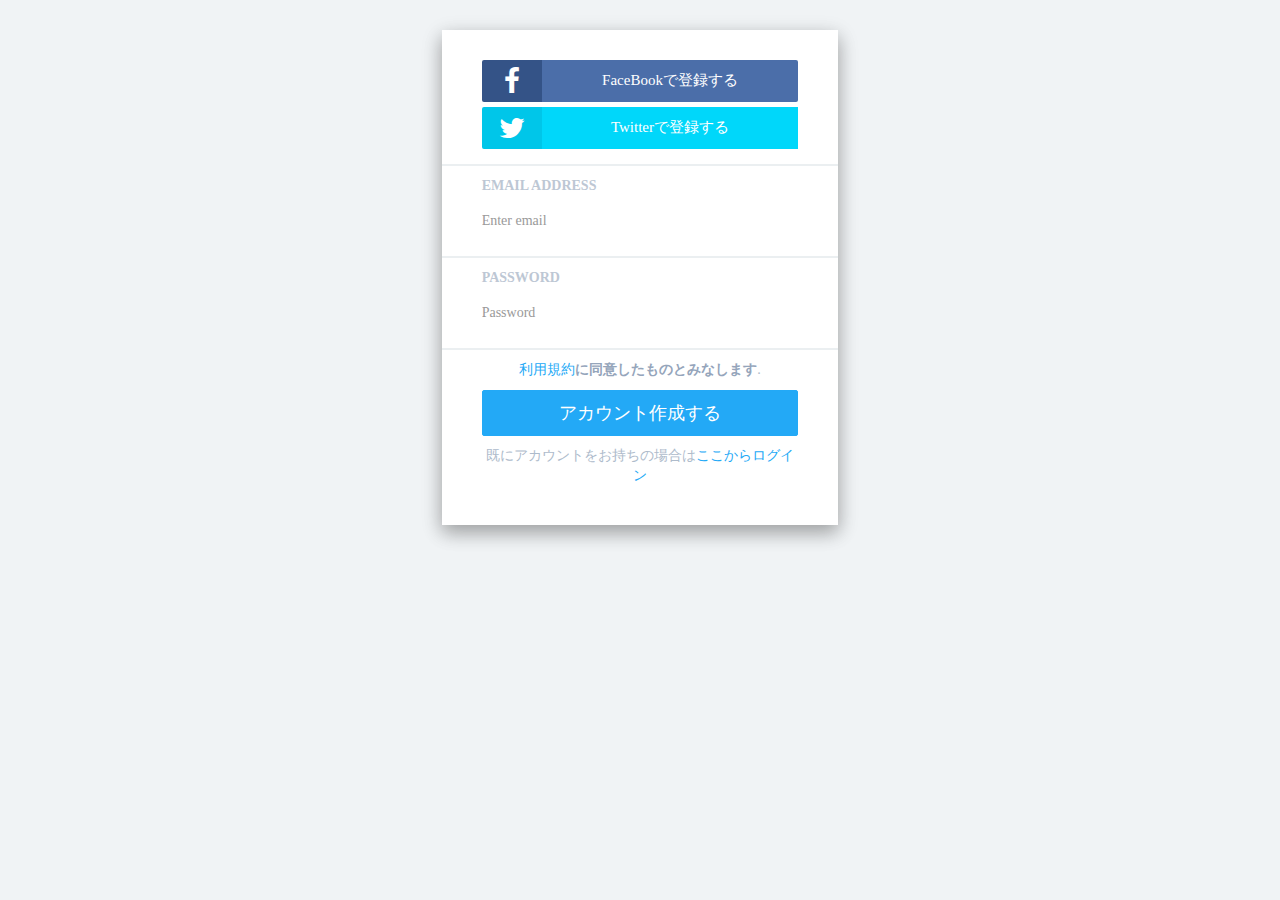
<file: honoka/login.html>
﻿<link href="//netdna.bootstrapcdn.com/bootstrap/3.2.0/css/bootstrap.min.css" rel="stylesheet" id="bootstrap-css">
<script src="//netdna.bootstrapcdn.com/bootstrap/3.2.0/js/bootstrap.min.js"></script>
<script src="//code.jquery.com/jquery-1.11.1.min.js"></script>
<link rel="stylesheet" type="text/css" href="css/bootstrap.css">
<meta charset="UTF-8">
<meta name="viewport" content="width=device-width, initial-scale=1, shrink-to-fit=no">
<title>新規登録</title>
<style type="text/css">
    @import url(https://maxcdn.bootstrapcdn.com/bootstrap/3.3.1/css/bootstrap.min.css);
    @import url(http://maxcdn.bootstrapcdn.com/font-awesome/4.2.0/css/font-awesome.min.css);

    body {
        background-color: #f0f3f5;
        font-family: 'Roboto';
    }
    html, body {
        position: relative;
        height: 100%;
    }

    .box {
        background-color: #fff;
        padding: 25px 40px;
        margin-top: 30px; /*Remove, its example*/
        box-shadow: 0 8px 17px 0 rgba(0, 0, 0, 0.2), 0 6px 20px 0 rgba(0, 0, 0, 0.19);
    }

    .input-group {
        margin: 5px 0px;
    }

    .addon-facebook {
        background-color: #345387;
        border: none;
        border-radius: 2px 0px 0px 2px;
        color: #fff;
    }

    .btn-facebook,
    .btn-facebook:hover {
        background-color: #4b6ea9;
        color: #fff;
        border-radius: 0px 2px 2px 0px;
        font-size: 15px;
    }

    .addon-twitter {
        background-color: #00c6e9;
        border: none;
        border-radius: 2px 0px 0px 2px;
        color: #fff;
    }

    .btn-twitter,
    .btn-twitter:hover {
        background-color: #00d7fa;
        color: #fff;
        border-radius: 0px;
        font-size: 15px;
    }

    .btn-primary {
        border-radius: 2px;
        background-color: #23a9f6;
        border-color: #23a9f6;
        margin: 10px 0px;
    }

    p {
        color: #aebbcb;
    }

    a {
        color: #23a9f6;
    }

    .divider-form {
        border: 1px solid #EBEFF1;
        margin: 15px -40px 10px;
    }

    label {
        text-transform: uppercase;
        color: #bdc7d4;
    }

    strong {
        color: #95a5bb;
    }

    .form-control {
        background: none;
        height: 40px;
        border: none;
        border-radius: 0px;
        box-shadow: none;
        color: #8b9eb6;
        padding: 0px;
    }

        .form-control:focus {
            box-shadow: inset;
        }
</style>
<!------ Include the above in your HEAD tag ---------->

<body class="container-fluid">
    <div class="row">
        <div class="col-md-4 col-md-offset-4">
            <div class="box">
                <div class="input-group">
                    <span class="input-group-addon addon-facebook">
                        <i class="fa fa-fw fa-2x fa-facebook fa-fw"></i>
                    </span>
                    <a class="btn btn-lg btn-block btn-facebook" href="#">FaceBookで登録する</a>
                </div>
                <div class="input-group">
                    <span class="input-group-addon addon-twitter">
                        <i class="fa fa-fw fa-2x fa-twitter fa-fw"></i>
                    </span>
                    <a class="btn btn-lg btn-block btn-twitter" href="#">Twitterで登録する</a>
                </div>
                <form role="form">
                    <div class="divider-form"></div>
                    <div class="form-group">
                        <label for="exampleInputEmail1">Email address</label>
                        <input type="email" class="form-control" id="exampleInputEmail1" placeholder="Enter email">
                    </div>
                    <div class="divider-form"></div>
                    <div class="form-group">
                        <label for="exampleInputPassword1">Password</label>
                        <input type="password" class="form-control" id="exampleInputPassword1" placeholder="Password">
                    </div>
                    <div class="divider-form"></div>
                    <p class="text-center"><a href="login2.html">利用規約<strong></a>に同意したものとみなします</strong>.</p>
                    <button type="submit" class="btn-block btn btn-lg btn-primary">アカウント作成する</button>
                    <p class="text-center">既にアカウントをお持ちの場合は<a href="login2.html">ここからログイン</a></p>
                </form>
            </div>
        </div>
    </div>
</body>
</file>
